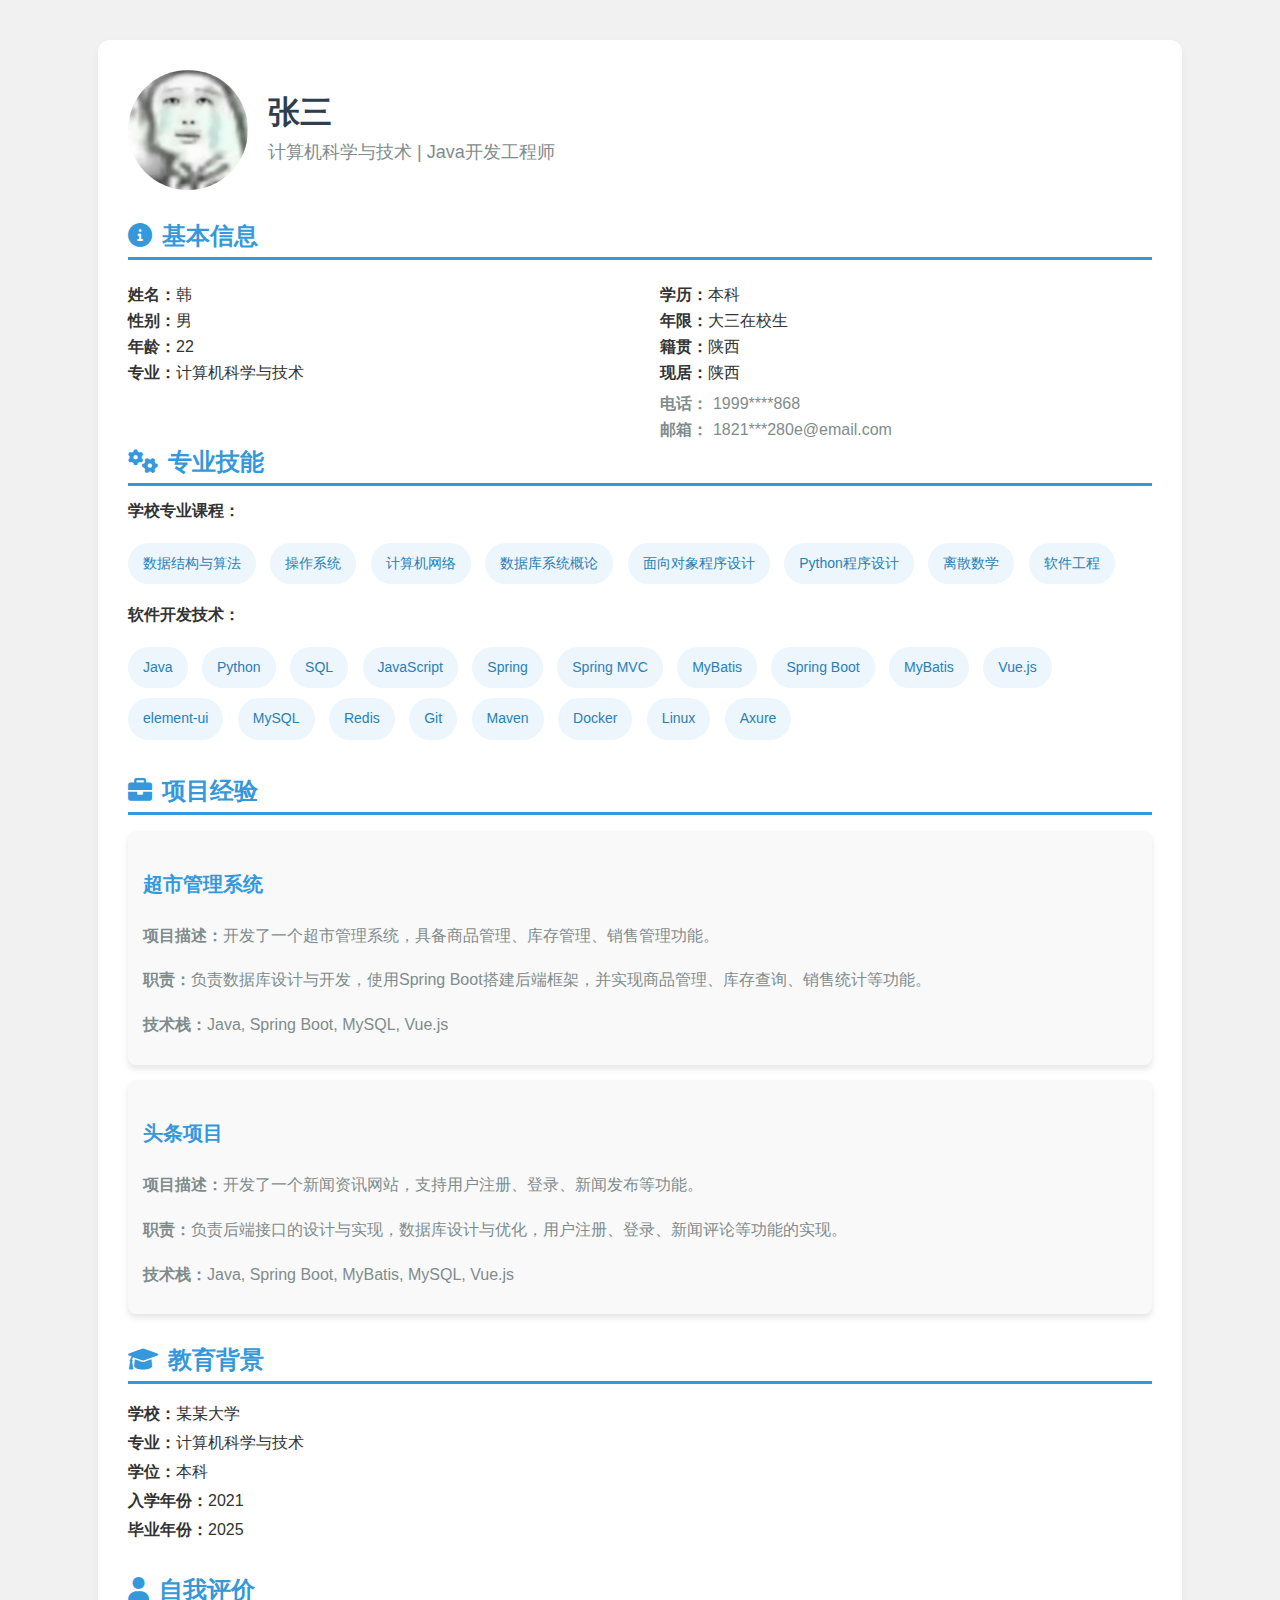
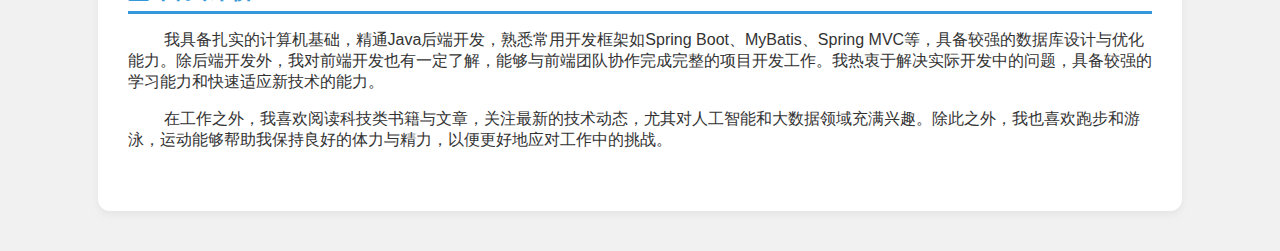
<file: curriculumVitae2.html>
<!DOCTYPE html>
<html lang="zh">

<head>
    <meta charset="UTF-8">
    <meta name="viewport" content="width=device-width, initial-scale=1.0">
    <title>简历</title>
    <link rel="stylesheet" href="https://cdnjs.cloudflare.com/ajax/libs/font-awesome/6.0.0-beta3/css/all.min.css">
    <style>
        body {
            font-family: 'Segoe UI', Tahoma, Geneva, Verdana, sans-serif;
            margin: 0;
            padding: 0;
            background-color: #f1f1f1;
            /* 调整背景色为浅灰色 */
            color: #333;
        }
        
        .container {
            width: 80%;
            margin: 40px auto;
            padding: 30px;
            background-color: #ffffff;
            border-radius: 12px;
            box-shadow: 0 4px 8px rgba(0, 0, 0, 0.05);
            /* 轻微的阴影 */
            font-size: 16px;
        }
        
        .header {
            display: flex;
            align-items: center;
            justify-content: flex-start;
            margin-bottom: 30px;
        }
        
        .header .avatar {
            width: 120px;
            height: 120px;
            border-radius: 50%;
            background-color: #BDC3C7;
            background-image: url('./头像.png');
            background-size: cover;
            background-position: center;
            margin-right: 20px;
        }
        
        .header .info {
            font-size: 18px;
            color: #2C3E50;
            max-width: 500px;
        }
        
        .header .info h1 {
            margin: 0;
            font-size: 32px;
            color: #2C3E50;
            font-weight: 700;
        }
        
        .header .info p {
            margin: 5px 0;
            color: #7F8C8D;
        }
        
        .section-title {
            font-size: 24px;
            color: #3498DB;
            /* 亮一些的蓝色 */
            border-bottom: 3px solid #3498DB;
            padding-bottom: 5px;
            margin-bottom: 15px;
            font-weight: bold;
        }
        
        .info-section {
            display: flex;
            justify-content: space-between;
            gap: 20px;
            margin-top: 20px;
        }
        
        .info-column {
            width: 48%;
        }
        
        .info-column p {
            font-size: 16px;
            margin: 5px 0;
        }
        
        .skills,
        .projects,
        .education,
        .self-evaluation {
            margin-bottom: 30px;
        }
        
        .skills ul,
        .projects ul,
        .education ul {
            font-size: 16px;
            line-height: 1.8;
            padding: 0;
            list-style: none;
        }
        
        .skills li {
            display: inline-block;
            background-color: #ECF6FC;
            /* 淡蓝色背景 */
            padding: 8px 15px;
            margin: 5px 10px 5px 0;
            border-radius: 30px;
            font-size: 14px;
            color: #2980B9;
            max-width: 45%;
            word-wrap: break-word;
        }
        
        .projects li {
            background-color: #F9F9F9;
            padding: 15px;
            margin: 15px 0;
            border-radius: 8px;
            box-shadow: 0 4px 6px rgba(0, 0, 0, 0.1);
        }
        
        .projects li h3 {
            font-size: 20px;
            color: #3498DB;
        }
        
        .projects li p {
            color: #7F8C8D;
            margin-bottom: 10px;
        }
        
        .footer {
            text-align: center;
            font-size: 14px;
            color: #7F8C8D;
            margin-top: 40px;
        }
        
        .contact-info {
            font-size: 16px;
            color: #7F8C8D;
            margin-top: 10px;
        }
        
        .contact-info span {
            font-weight: bold;
        }
        /* 增加图标样式 */
        
        .section-title i {
            margin-right: 10px;
            color: #3498DB;
        }
        /* 自适应布局 */
        
        @media screen and (max-width: 768px) {
            .container {
                width: 95%;
            }
            .info-section {
                flex-direction: column;
            }
            .info-column {
                width: 100%;
                margin-bottom: 20px;
            }
            .skills li {
                max-width: 100%;
            }
        }
    </style>
</head>

<body>

    <div class="container">
        <div class="header">
            <div class="avatar">

            </div>
            <div class="info">
                <h1>张三</h1>
                <p>计算机科学与技术 | Java开发工程师</p>
            </div>
        </div>

        <div class="section-title"><i class="fas fa-info-circle"></i>基本信息</div>
        <div class="info-section">
            <div class="info-column">
                <p><strong>姓名：</strong>韩</p>
                <p><strong>性别：</strong>男</p>
                <p><strong>年龄：</strong>22</p>
                <p><strong>专业：</strong>计算机科学与技术</p>
            </div>
            <div class="info-column">
                <p><strong>学历：</strong>本科</p>
                <p><strong>年限：</strong>大三在校生</p>
                <p><strong>籍贯：</strong>陕西</p>
                <p><strong>现居：</strong>陕西</p>
                <div class="contact-info">
                    <p><span>电话：</span> 1999****868</p>
                    <p><span>邮箱：</span> 1821***280e@email.com</p>
                </div>
            </div>
        </div>

        <div class="skills">
            <div class="section-title"><i class="fas fa-cogs"></i>专业技能</div>
            <div>
                <strong>学校专业课程：</strong>
                <ul>
                    <li>数据结构与算法</li>
                    <li>操作系统</li>
                    <li>计算机网络</li>
                    <li>数据库系统概论</li>
                    <li>面向对象程序设计</li>
                    <li>Python程序设计</li>
                    <li>离散数学</li>
                    <li>软件工程</li>
                </ul>
            </div>
            <div>
                <strong>软件开发技术：</strong>
                <ul>
                    <li>Java</li>
                    <li>Python</li>
                    <li>SQL</li>
                    <li>JavaScript</li>
                    <li>Spring</li>
                    <li>Spring MVC</li>
                    <li>MyBatis</li>
                    <li>Spring Boot</li>
                    <li>MyBatis</li>
                    <li>Vue.js</li>
                    <li>element-ui</li>
                    <li>MySQL</li>
                    <li>Redis</li>
                    <li>Git</li>
                    <li>Maven</li>
                    <li>Docker</li>
                    <li>Linux</li>
                    <li>Axure</li>
                </ul>
            </div>
        </div>

        <div class="projects">
            <div class="section-title"><i class="fas fa-briefcase"></i>项目经验</div>
            <ul>
                <li>
                    <h3>超市管理系统</h3>
                    <p><strong>项目描述：</strong>开发了一个超市管理系统，具备商品管理、库存管理、销售管理功能。</p>
                    <p><strong>职责：</strong>负责数据库设计与开发，使用Spring Boot搭建后端框架，并实现商品管理、库存查询、销售统计等功能。</p>
                    <p><strong>技术栈：</strong>Java, Spring Boot, MySQL, Vue.js</p>
                </li>
                <li>
                    <h3>头条项目</h3>
                    <p><strong>项目描述：</strong>开发了一个新闻资讯网站，支持用户注册、登录、新闻发布等功能。</p>
                    <p><strong>职责：</strong>负责后端接口的设计与实现，数据库设计与优化，用户注册、登录、新闻评论等功能的实现。</p>
                    <p><strong>技术栈：</strong>Java, Spring Boot, MyBatis, MySQL, Vue.js</p>
                </li>
            </ul>
        </div>

        <div class="education">
            <div class="section-title"><i class="fas fa-graduation-cap"></i>教育背景</div>
            <ul>
                <li>
                    <strong>学校：</strong>某某大学
                </li>
                <li>
                    <strong>专业：</strong>计算机科学与技术
                </li>
                <li>
                    <strong>学位：</strong>本科
                </li>
                <li>
                    <strong>入学年份：</strong>2021
                </li>
                <li>
                    <strong>毕业年份：</strong>2025
                </li>
            </ul>
        </div>

        <div class="self-evaluation">
            <div class="section-title"><i class="fas fa-user"></i>自我评价</div>
            <p>&nbsp;&nbsp;&nbsp;&nbsp;&nbsp;&nbsp;&nbsp;&nbsp;我具备扎实的计算机基础，精通Java后端开发，熟悉常用开发框架如Spring Boot、MyBatis、Spring MVC等，具备较强的数据库设计与优化能力。除后端开发外，我对前端开发也有一定了解，能够与前端团队协作完成完整的项目开发工作。我热衷于解决实际开发中的问题，具备较强的学习能力和快速适应新技术的能力。</p>
            <p>&nbsp;&nbsp;&nbsp;&nbsp;&nbsp;&nbsp;&nbsp;&nbsp;在工作之外，我喜欢阅读科技类书籍与文章，关注最新的技术动态，尤其对人工智能和大数据领域充满兴趣。除此之外，我也喜欢跑步和游泳，运动能够帮助我保持良好的体力与精力，以便更好地应对工作中的挑战。</p>
        </div>

    </div>

</body>

</html>
</file>
